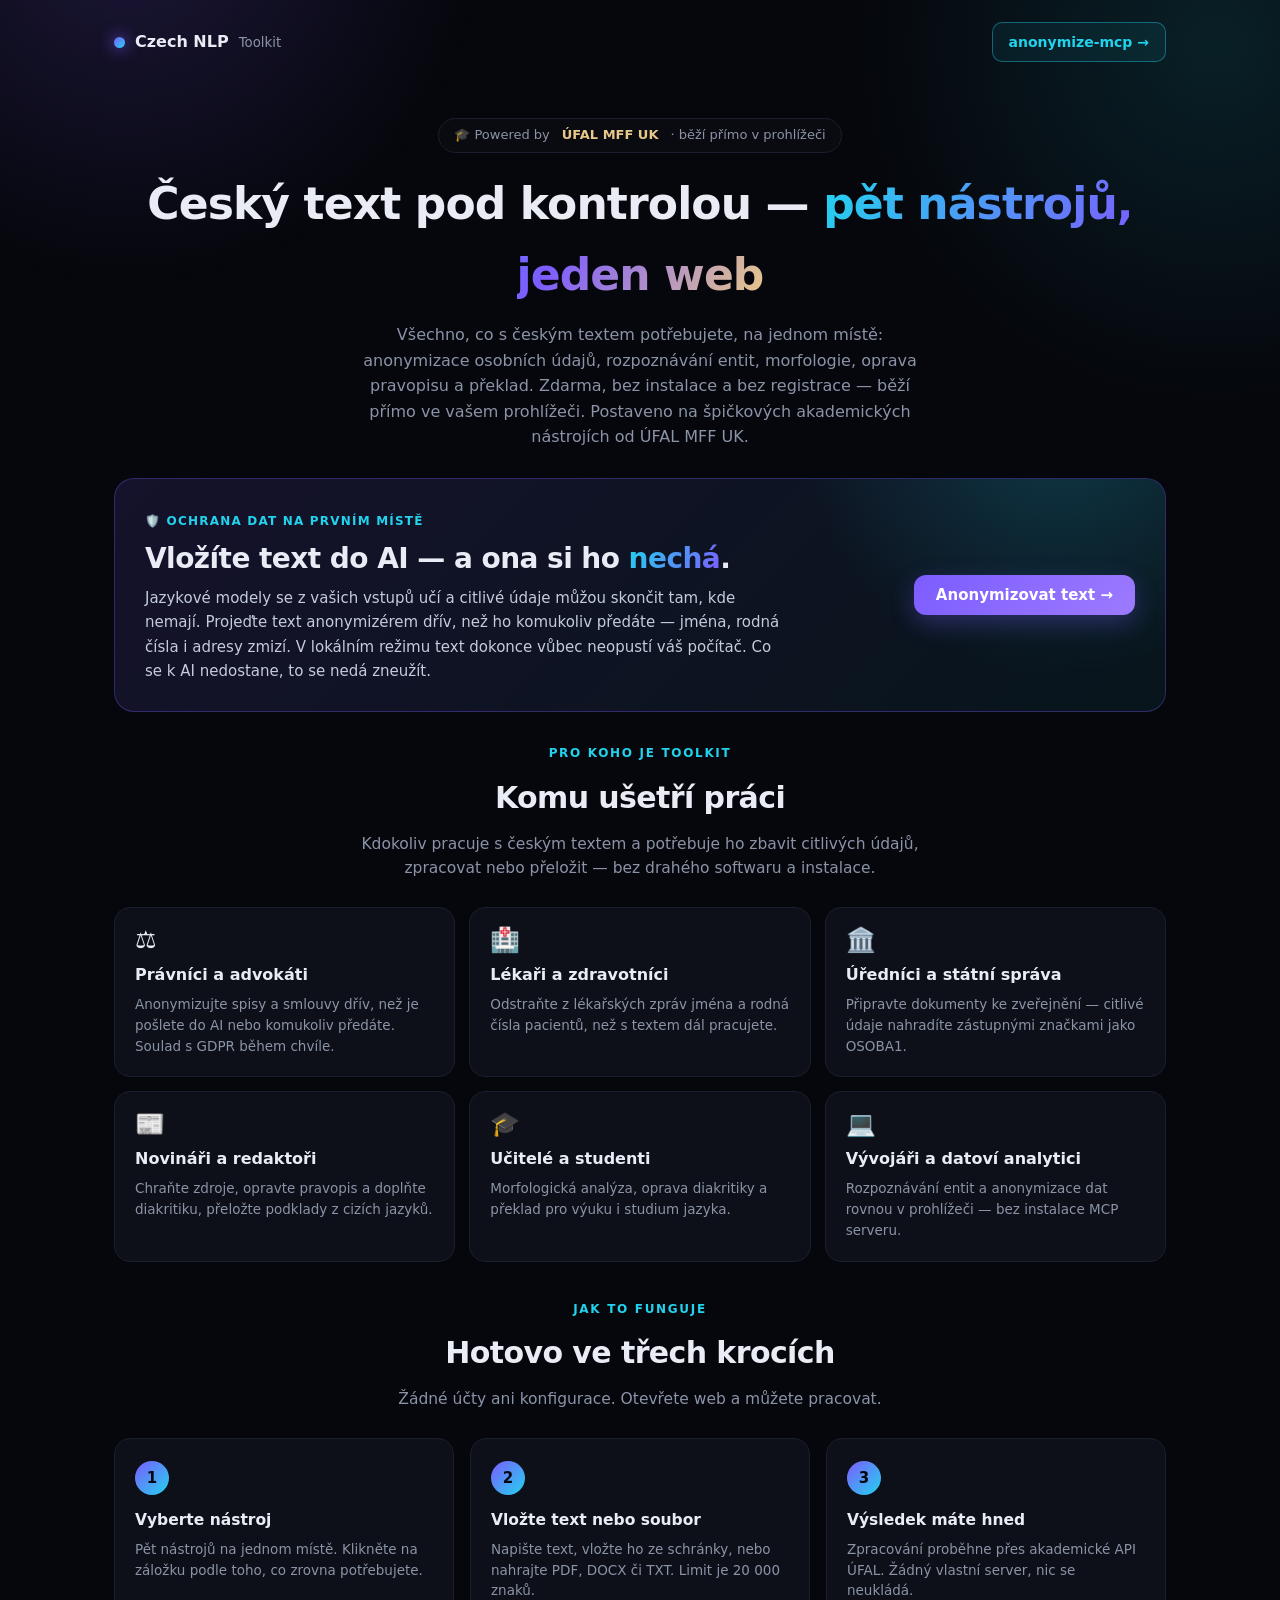
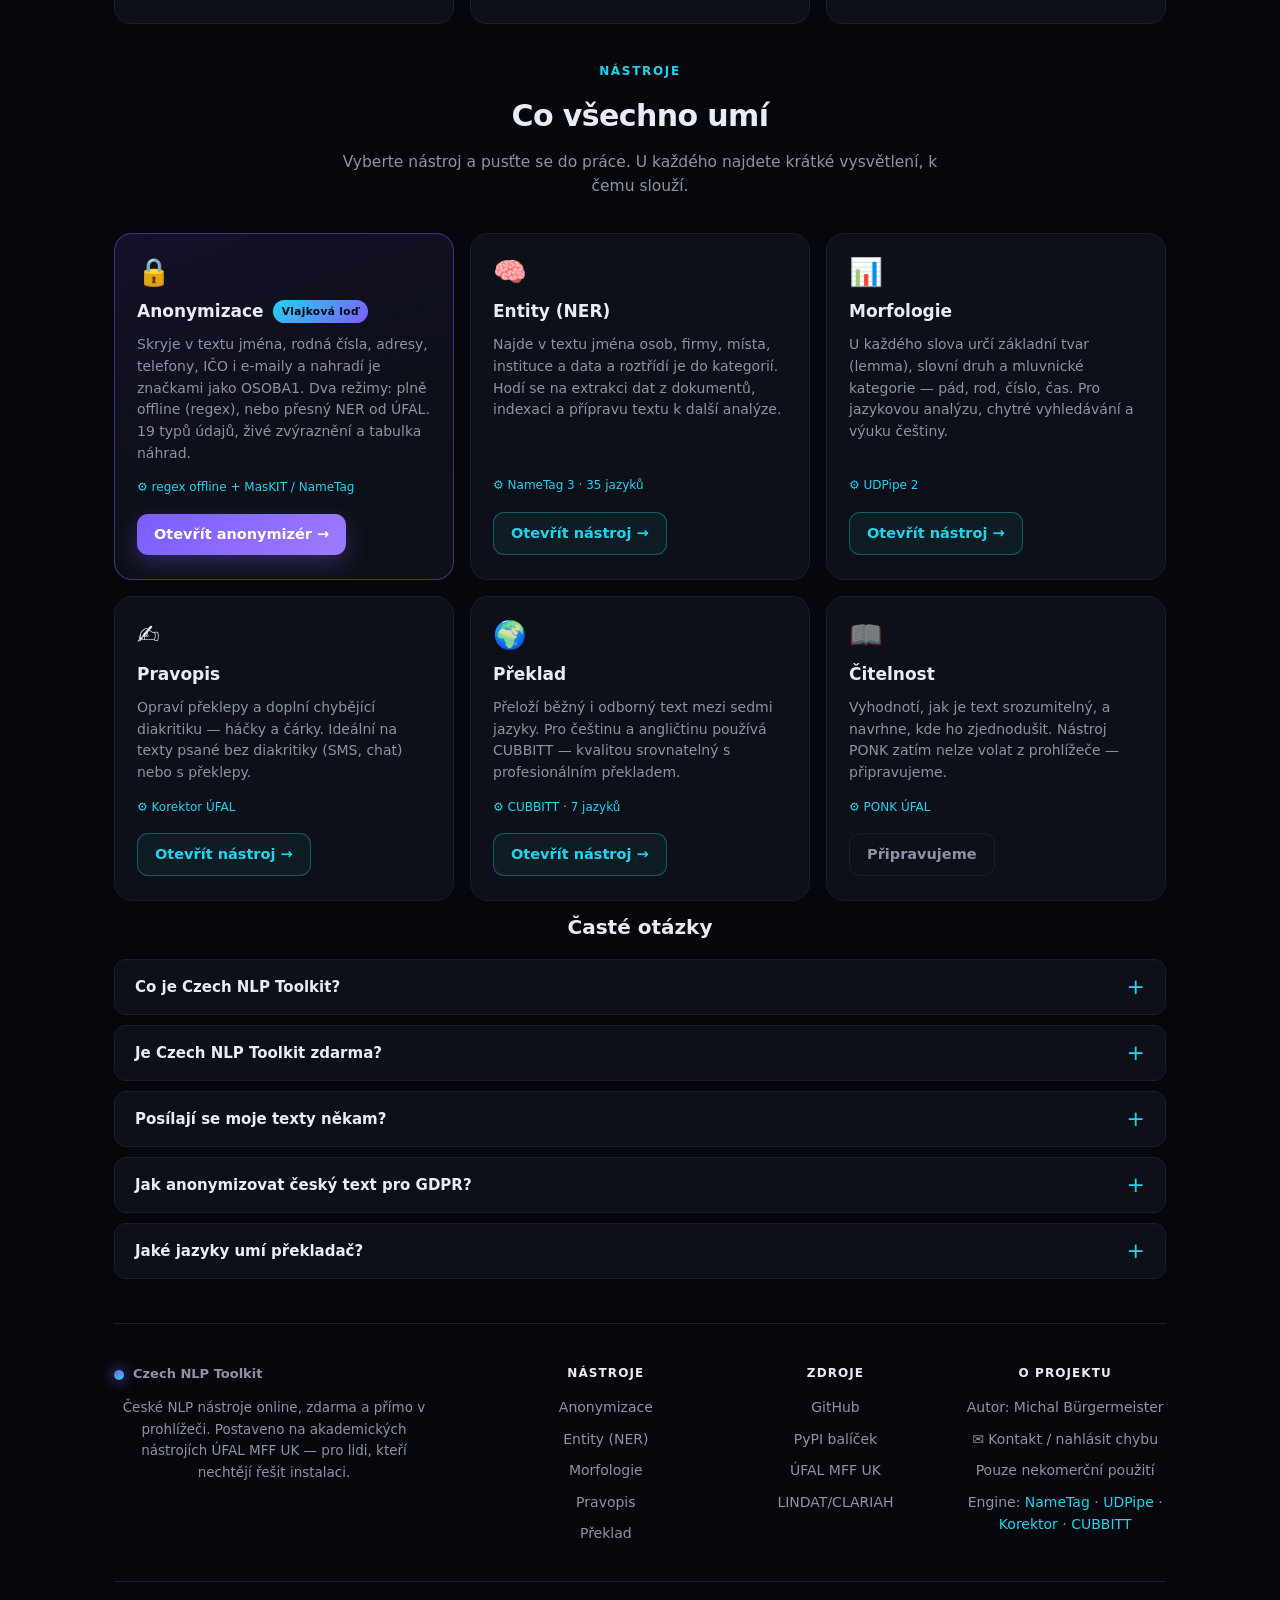
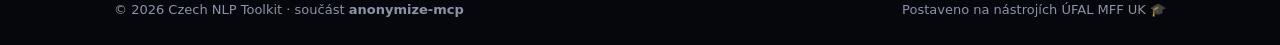
<file: index.html>
<!DOCTYPE html>
<html lang="cs">
<head>
<meta charset="UTF-8">
<meta http-equiv="Content-Security-Policy" content="default-src 'self'; script-src 'self' https://cdnjs.cloudflare.com 'sha256-wcMU9aDqRjVbuTcvVaaYIxmkLkwHh3jt99GM7jczDuw=' 'sha256-IMqg0D3zhRQxR0vjNV0ozJsWV+YLznRCW443b6ps/Zg='; connect-src 'self' https://lindat.mff.cuni.cz https://cdnjs.cloudflare.com; worker-src 'self' https://cdnjs.cloudflare.com blob:; style-src 'self' 'unsafe-inline'; img-src 'self' data:; font-src 'self'; object-src 'none'; base-uri 'self'; form-action 'self'">
<meta http-equiv="content-language" content="cs">
<meta name="viewport" content="width=device-width, initial-scale=1.0">
<title>Czech NLP Toolkit — anonymizace, NER, morfologie, korektor a překlad češtiny online zdarma</title>
<meta name="description" content="Bezplatné české NLP nástroje online v jednom webu: anonymizace osobních údajů (GDPR), rozpoznávání entit (NER), morfologická analýza, oprava pravopisu a diakritiky, strojový překlad. Postaveno na ÚFAL MFF UK, běží přímo v prohlížeči.">
<meta name="keywords" content="anonymizace textu online, NLP čeština, rozpoznávání entit, NER online, morfologická analýza, oprava pravopisu online, doplnění diakritiky, překladač čeština online, GDPR anonymizace, ÚFAL, NameTag, UDPipe, Korektor, CUBBITT">
<meta name="author" content="Michal Bürgermeister">
<meta name="robots" content="index, follow, max-image-preview:large, max-snippet:-1">
<meta name="theme-color" content="#06070c">
<link rel="icon" href="favicon.svg" type="image/svg+xml">
<link rel="apple-touch-icon" href="favicon.svg">
<link rel="manifest" href="site.webmanifest">
<link rel="canonical" href="https://anonymizace.js.org/">
<!-- Open Graph -->
<meta property="og:type" content="website">
<meta property="og:site_name" content="Czech NLP Toolkit">
<meta property="og:locale" content="cs_CZ">
<meta property="og:title" content="Czech NLP Toolkit — české NLP nástroje online zdarma">
<meta property="og:description" content="Anonymizace, rozpoznávání entit, morfologie, korektor a překlad češtiny v jednom webu. Postaveno na ÚFAL MFF UK, běží v prohlížeči.">
<meta property="og:url" content="https://anonymizace.js.org/">
<meta property="og:image" content="https://anonymizace.js.org/og-image.png">
<!-- Twitter -->
<meta name="twitter:card" content="summary_large_image">
<meta name="twitter:title" content="Czech NLP Toolkit — české NLP nástroje online zdarma">
<meta name="twitter:description" content="Anonymizace, NER, morfologie, korektor a překlad češtiny zdarma v prohlížeči. Postaveno na ÚFAL MFF UK.">
<meta name="twitter:image" content="https://anonymizace.js.org/og-image.png">
<link rel="stylesheet" href="css/base.css">
<link rel="stylesheet" href="css/toolkit.css">
</head>
<body>
<noscript><div style="background:#7c5cff;color:#fff;text-align:center;padding:11px;font-family:sans-serif;font-size:14px">Tento nástroj potřebuje zapnutý JavaScript.</div></noscript>
<div class="wrap">
  <header>
    <div class="logo"><span class="dot"></span> Czech NLP <small>Toolkit</small></div>
    <a class="gh" href="https://github.com/Buggy1111/anonymize-mcp" target="_blank" rel="noopener">anonymize-mcp →</a>
  </header>
  <main>
  <section class="hero">
    <div class="pill">🎓 Powered by <b style="color:var(--gold);margin:0 4px">ÚFAL MFF UK</b> · běží přímo v prohlížeči</div>
    <h1>Český text pod kontrolou — <span class="grad">pět nástrojů, jeden web</span></h1>
    <p>Všechno, co s českým textem potřebujete, na jednom místě: anonymizace osobních údajů, rozpoznávání entit, morfologie, oprava pravopisu a překlad. Zdarma, bez instalace a bez registrace — běží přímo ve vašem prohlížeči. Postaveno na špičkových akademických nástrojích od ÚFAL MFF UK.</p>
  </section>

  <!-- OCHRANA DAT — HÁK -->
  <section class="guard">
    <div class="g-in">
      <div class="g-txt">
        <span class="g-tag">🛡️ Ochrana dat na prvním místě</span>
        <h2>Vložíte text do AI — a ona si ho <b>nechá</b>.</h2>
        <p>Jazykové modely se z vašich vstupů učí a citlivé údaje můžou skončit tam, kde nemají. Projeďte text anonymizérem dřív, než ho komukoliv předáte — jména, rodná čísla i adresy zmizí. V lokálním režimu text dokonce vůbec neopustí váš počítač. Co se k AI nedostane, to se nedá zneužít.</p>
      </div>
      <div class="g-cta"><a class="btn" href="anonymize.html">Anonymizovat text →</a></div>
    </div>
  </section>

  <!-- PRO KOHO -->
  <section class="section">
    <span class="sec-eyebrow">Pro koho je toolkit</span>
    <h2 class="sec-title">Komu ušetří práci</h2>
    <p class="sec-sub">Kdokoliv pracuje s českým textem a potřebuje ho zbavit citlivých údajů, zpracovat nebo přeložit — bez drahého softwaru a instalace.</p>
    <div class="who">
      <div class="who-card"><span class="ic">⚖️</span><h3>Právníci a advokáti</h3><p>Anonymizujte spisy a smlouvy dřív, než je pošlete do AI nebo komukoliv předáte. Soulad s GDPR během chvíle.</p></div>
      <div class="who-card"><span class="ic">🏥</span><h3>Lékaři a zdravotníci</h3><p>Odstraňte z lékařských zpráv jména a rodná čísla pacientů, než s textem dál pracujete.</p></div>
      <div class="who-card"><span class="ic">🏛️</span><h3>Úředníci a státní správa</h3><p>Připravte dokumenty ke zveřejnění — citlivé údaje nahradíte zástupnými značkami jako OSOBA1.</p></div>
      <div class="who-card"><span class="ic">📰</span><h3>Novináři a redaktoři</h3><p>Chraňte zdroje, opravte pravopis a doplňte diakritiku, přeložte podklady z cizích jazyků.</p></div>
      <div class="who-card"><span class="ic">🎓</span><h3>Učitelé a studenti</h3><p>Morfologická analýza, oprava diakritiky a překlad pro výuku i studium jazyka.</p></div>
      <div class="who-card"><span class="ic">💻</span><h3>Vývojáři a datoví analytici</h3><p>Rozpoznávání entit a anonymizace dat rovnou v prohlížeči — bez instalace MCP serveru.</p></div>
    </div>
  </section>

  <!-- JAK TO FUNGUJE -->
  <section class="section">
    <span class="sec-eyebrow">Jak to funguje</span>
    <h2 class="sec-title">Hotovo ve třech krocích</h2>
    <p class="sec-sub">Žádné účty ani konfigurace. Otevřete web a můžete pracovat.</p>
    <div class="steps">
      <div class="step"><span class="num">1</span><h3>Vyberte nástroj</h3><p>Pět nástrojů na jednom místě. Klikněte na záložku podle toho, co zrovna potřebujete.</p></div>
      <div class="step"><span class="num">2</span><h3>Vložte text nebo soubor</h3><p>Napište text, vložte ho ze schránky, nebo nahrajte PDF, DOCX či TXT. Limit je 20 000 znaků.</p></div>
      <div class="step"><span class="num">3</span><h3>Výsledek máte hned</h3><p>Zpracování proběhne přes akademické API ÚFAL. Žádný vlastní server, nic se neukládá.</p></div>
    </div>
  </section>

  <!-- NÁSTROJE -->
  <section class="section" id="nastroje">
    <span class="sec-eyebrow">Nástroje</span>
    <h2 class="sec-title">Co všechno umí</h2>
    <p class="sec-sub">Vyberte nástroj a pusťte se do práce. U každého najdete krátké vysvětlení, k čemu slouží.</p>
  </section>

  <div class="tools">
    <div class="tool-card feat">
      <span class="t-ic">🔒</span>
      <h3>Anonymizace <span class="t-badge">Vlajková loď</span></h3>
      <p>Skryje v textu jména, rodná čísla, adresy, telefony, IČO i e-maily a nahradí je značkami jako OSOBA1. Dva režimy: plně offline (regex), nebo přesný NER od ÚFAL. 19 typů údajů, živé zvýraznění a tabulka náhrad.</p>
      <span class="t-eng">⚙️ regex offline + MasKIT / NameTag</span>
      <a class="tool-link" href="anonymize.html">Otevřít anonymizér →</a>
    </div>
    <div class="tool-card">
      <span class="t-ic">🧠</span>
      <h3>Entity (NER)</h3>
      <p>Najde v textu jména osob, firmy, místa, instituce a data a roztřídí je do kategorií. Hodí se na extrakci dat z dokumentů, indexaci a přípravu textu k další analýze.</p>
      <span class="t-eng">⚙️ NameTag 3 · 35 jazyků</span>
      <a class="tool-link" href="nastroje.html#ner">Otevřít nástroj →</a>
    </div>
    <div class="tool-card">
      <span class="t-ic">📊</span>
      <h3>Morfologie</h3>
      <p>U každého slova určí základní tvar (lemma), slovní druh a mluvnické kategorie — pád, rod, číslo, čas. Pro jazykovou analýzu, chytré vyhledávání a výuku češtiny.</p>
      <span class="t-eng">⚙️ UDPipe 2</span>
      <a class="tool-link" href="nastroje.html#morf">Otevřít nástroj →</a>
    </div>
    <div class="tool-card">
      <span class="t-ic">✍️</span>
      <h3>Pravopis</h3>
      <p>Opraví překlepy a doplní chybějící diakritiku — háčky a čárky. Ideální na texty psané bez diakritiky (SMS, chat) nebo s překlepy.</p>
      <span class="t-eng">⚙️ Korektor ÚFAL</span>
      <a class="tool-link" href="nastroje.html#korek">Otevřít nástroj →</a>
    </div>
    <div class="tool-card">
      <span class="t-ic">🌍</span>
      <h3>Překlad</h3>
      <p>Přeloží běžný i odborný text mezi sedmi jazyky. Pro češtinu a angličtinu používá CUBBITT — kvalitou srovnatelný s profesionálním překladem.</p>
      <span class="t-eng">⚙️ CUBBITT · 7 jazyků</span>
      <a class="tool-link" href="nastroje.html#prek">Otevřít nástroj →</a>
    </div>
    <div class="tool-card soon">
      <span class="t-ic">📖</span>
      <h3>Čitelnost</h3>
      <p>Vyhodnotí, jak je text srozumitelný, a navrhne, kde ho zjednodušit. Nástroj PONK zatím nelze volat z prohlížeče — připravujeme.</p>
      <span class="t-eng">⚙️ PONK ÚFAL</span>
      <a class="tool-link">Připravujeme</a>
    </div>
  </div>

  <section class="faq">
    <h2>Časté otázky</h2>
    <details>
      <summary>Co je Czech NLP Toolkit?</summary>
      <p>Bezplatná webová sada českých NLP nástrojů v jednom místě: anonymizace osobních údajů, rozpoznávání entit (NER), morfologická analýza, oprava pravopisu a strojový překlad. Vše běží přímo v prohlížeči a využívá akademické API ÚFAL MFF UK.</p>
    </details>
    <details>
      <summary>Je Czech NLP Toolkit zdarma?</summary>
      <p>Ano, je zdarma pro nekomerční použití. Staví na otevřených nástrojích od ÚFAL MFF UK — NameTag, UDPipe, Korektor a Charles Translator (CUBBITT).</p>
    </details>
    <details>
      <summary>Posílají se moje texty někam?</summary>
      <p>Nástroj nemá vlastní server a nic neukládá. Texty se posílají přímo z vašeho prohlížeče na akademické API ÚFAL (LINDAT) ke zpracování. Anonymizér navíc nabízí plně offline lokální mód, kde text neopustí váš počítač.</p>
    </details>
    <details>
      <summary>Jak anonymizovat český text pro GDPR?</summary>
      <p>V nástroji Anonymizace vložte text a citlivé údaje (jména, rodná čísla, adresy, telefony, IČO, e-maily) se nahradí placeholdery jako OSOBA1 nebo MESTO1. K dispozici je offline regex mód i přesnější mód s reálným NER od ÚFAL.</p>
    </details>
    <details>
      <summary>Jaké jazyky umí překladač?</summary>
      <p>Překlad mezi češtinou, angličtinou, němčinou, francouzštinou, polštinou, ruštinou a ukrajinštinou. Pro češtinu↔angličtinu používá CUBBITT, jeden z nejkvalitnějších dostupných překladačů.</p>
    </details>
  </section>

  </main>
  <footer class="site-footer">
    <div class="foot-grid">
      <div class="foot-brand">
        <div class="flogo"><span class="dot"></span> Czech NLP Toolkit</div>
        <p>České NLP nástroje online, zdarma a přímo v prohlížeči. Postaveno na akademických nástrojích ÚFAL MFF UK — pro lidi, kteří nechtějí řešit instalaci.</p>
      </div>
      <div class="foot-col">
        <h2>Nástroje</h2>
        <a href="anonymize.html">Anonymizace</a>
        <a href="nastroje.html#ner">Entity (NER)</a>
        <a href="nastroje.html#morf">Morfologie</a>
        <a href="nastroje.html#korek">Pravopis</a>
        <a href="nastroje.html#prek">Překlad</a>
      </div>
      <div class="foot-col">
        <h2>Zdroje</h2>
        <a href="https://github.com/Buggy1111/anonymize-mcp" target="_blank" rel="noopener">GitHub</a>
        <a href="https://pypi.org/project/anonymize-mcp/" target="_blank" rel="noopener">PyPI balíček</a>
        <a href="https://ufal.mff.cuni.cz/" target="_blank" rel="noopener">ÚFAL MFF UK</a>
        <a href="https://lindat.mff.cuni.cz/" target="_blank" rel="noopener">LINDAT/CLARIAH</a>
      </div>
      <div class="foot-col">
        <h2>O projektu</h2>
        <span>Autor: Michal Bürgermeister</span>
        <a href="mailto:michalbugy12@gmail.com?subject=Czech%20NLP%20Toolkit%20%E2%80%93%20zp%C4%9Btn%C3%A1%20vazba">✉️ Kontakt / nahlásit chybu</a>
        <span>Pouze nekomerční použití</span>
        <span class="engines">Engine:
          <a href="https://ufal.mff.cuni.cz/nametag/3" target="_blank" rel="noopener">NameTag</a> ·
          <a href="https://ufal.mff.cuni.cz/udpipe/2" target="_blank" rel="noopener">UDPipe</a> ·
          <a href="https://ufal.mff.cuni.cz/korektor" target="_blank" rel="noopener">Korektor</a> ·
          <a href="https://lindat.cz/translation" target="_blank" rel="noopener">CUBBITT</a></span>
      </div>
    </div>
    <div class="foot-bottom">
      <span>© 2026 Czech NLP Toolkit · součást <b>anonymize-mcp</b></span>
      <span>Postaveno na nástrojích ÚFAL MFF UK 🎓</span>
    </div>
  </footer>
</div>


<script type="application/ld+json">
{
  "@context": "https://schema.org",
  "@type": "WebApplication",
  "name": "Czech NLP Toolkit",
  "url": "https://anonymizace.js.org/",
  "description": "Bezplatné české NLP nástroje online: anonymizace osobních údajů (GDPR), rozpoznávání entit (NER), morfologická analýza, oprava pravopisu a strojový překlad. Postaveno na nástrojích ÚFAL MFF UK.",
  "applicationCategory": "UtilitiesApplication",
  "operatingSystem": "All (web browser)",
  "browserRequirements": "Requires JavaScript",
  "inLanguage": "cs",
  "dateModified": "2026-06-04",
  "isAccessibleForFree": true,
  "offers": { "@type": "Offer", "price": "0", "priceCurrency": "CZK" },
  "featureList": [
    "Anonymizace osobních údajů (PII)",
    "Rozpoznávání pojmenovaných entit (NER) — NameTag",
    "Morfologická analýza — UDPipe",
    "Oprava pravopisu a diakritiky — Korektor",
    "Strojový překlad mezi 7 jazyky — CUBBITT"
  ],
  "creator": { "@type": "Person", "name": "Michal Bürgermeister" },
  "isBasedOn": "https://github.com/Buggy1111/anonymize-mcp"
}
</script>
<script type="application/ld+json">
{
  "@context": "https://schema.org",
  "@type": "FAQPage",
  "mainEntity": [
    { "@type": "Question", "name": "Co je Czech NLP Toolkit?",
      "acceptedAnswer": { "@type": "Answer", "text": "Bezplatná webová sada českých NLP nástrojů v jednom místě: anonymizace osobních údajů, rozpoznávání entit (NER), morfologická analýza, oprava pravopisu a strojový překlad. Vše běží přímo v prohlížeči a využívá akademické API ÚFAL MFF UK." } },
    { "@type": "Question", "name": "Je Czech NLP Toolkit zdarma?",
      "acceptedAnswer": { "@type": "Answer", "text": "Ano, je zdarma pro nekomerční použití. Staví na otevřených nástrojích od ÚFAL MFF UK — NameTag, UDPipe, Korektor a Charles Translator (CUBBITT)." } },
    { "@type": "Question", "name": "Posílají se moje texty někam?",
      "acceptedAnswer": { "@type": "Answer", "text": "Nástroj nemá vlastní server a nic neukládá. Texty se posílají přímo z vašeho prohlížeče na akademické API ÚFAL (LINDAT) ke zpracování. Anonymizér navíc nabízí plně offline lokální mód, kde text neopustí váš počítač." } },
    { "@type": "Question", "name": "Jak anonymizovat český text pro GDPR?",
      "acceptedAnswer": { "@type": "Answer", "text": "V nástroji Anonymizace vložte text a citlivé údaje (jména, rodná čísla, adresy, telefony, IČO, e-maily) se nahradí placeholdery jako OSOBA1 nebo MESTO1. K dispozici je offline regex mód i přesnější mód s reálným NER od ÚFAL." } },
    { "@type": "Question", "name": "Jaké jazyky umí překladač?",
      "acceptedAnswer": { "@type": "Answer", "text": "Překlad mezi češtinou, angličtinou, němčinou, francouzštinou, polštinou, ruštinou a ukrajinštinou. Pro češtinu↔angličtinu používá CUBBITT, jeden z nejkvalitnějších dostupných překladačů." } }
  ]
}
</script>
</body>
</html>
</file>
<file: css/base.css>
/* base.css — sdílené design tokeny, layout, hlavička a patička (obě stránky) */
:root{--bg:#06070c;--panel:#0d1018;--panel2:#0a0c13;--line:#1a1f2e;--txt:#e9ecf5;
  --mut:#8b93a7;--acc:#7c5cff;--acc2:#22d3ee;--gold:#e8c88a;--ok:#4ade80;--err:#f87171;color-scheme:dark}
*{margin:0;padding:0;box-sizing:border-box}
body{font-family:"Segoe UI",system-ui,sans-serif;background:var(--bg);color:var(--txt);line-height:1.6;min-height:100vh}
body::before{content:"";position:fixed;inset:0;z-index:0;pointer-events:none;
  background:radial-gradient(600px circle at 10% -8%,rgba(124,92,255,.18),transparent 60%),
    radial-gradient(680px circle at 95% 5%,rgba(34,211,238,.12),transparent 55%)}
.wrap{margin:0 auto;padding:0 24px;position:relative;z-index:1}
a{color:inherit;text-decoration:none}

/* hlavička */
header{display:flex;align-items:center;justify-content:space-between;padding:22px 0}
.logo{display:flex;align-items:center;gap:10px;font-weight:700}
.logo .dot{width:11px;height:11px;border-radius:50%;background:linear-gradient(135deg,var(--acc),var(--acc2));box-shadow:0 0 16px var(--acc)}
.logo small{color:var(--mut);font-weight:500}
header a.gh{color:var(--acc2);font-size:14px;font-weight:600;border:1px solid rgba(34,211,238,.4);padding:8px 16px;border-radius:10px;background:rgba(34,211,238,.07);transition:.15s}
header a.gh:hover{color:#06070c;border-color:var(--acc2);background:var(--acc2);box-shadow:0 4px 16px rgba(34,211,238,.3)}

/* hero (sdílené prvky; rozměry řeší stránkové CSS) */
.pill{display:inline-flex;gap:8px;align-items:center;padding:6px 15px;border-radius:100px;border:1px solid var(--line);
  background:rgba(255,255,255,.02);color:var(--mut);font-size:13px}
.pill b{color:var(--gold)}
h1{font-weight:800;letter-spacing:-.02em}
h1 .grad{background:linear-gradient(120deg,var(--acc2),var(--acc) 60%,var(--gold));-webkit-background-clip:text;background-clip:text;color:transparent}
.hero p{color:var(--mut);margin:12px auto 0}

/* patička */
footer{text-align:center;color:var(--mut);font-size:13px;padding:28px 0 40px}
.site-footer{border-top:1px solid var(--line);margin-top:36px;padding:40px 0 24px}
.foot-grid{display:grid;gap:28px}
.foot-brand .flogo{display:flex;align-items:center;gap:9px;font-weight:700;margin-bottom:12px}
.foot-brand .flogo .dot{width:10px;height:10px;border-radius:50%;background:linear-gradient(135deg,var(--acc),var(--acc2));box-shadow:0 0 14px var(--acc)}
.foot-brand p{color:var(--mut);font-size:13.5px;max-width:320px;line-height:1.6}
.foot-col h2{font-size:12px;text-transform:uppercase;letter-spacing:.09em;color:var(--txt);margin-bottom:13px;font-weight:600}
.foot-col a,.foot-col span{display:block;color:var(--mut);font-size:14px;margin-bottom:9px;transition:color .15s;cursor:pointer}
.foot-col a:hover{color:var(--acc2)}
.foot-col span.engines{display:block}
.foot-col span.engines a{display:inline;margin:0;color:var(--acc2)}
.foot-col span.engines a:hover{color:var(--txt);text-decoration:underline}
.foot-bottom{border-top:1px solid var(--line);margin-top:28px;padding-top:18px;display:flex;justify-content:space-between;flex-wrap:wrap;gap:10px;color:var(--mut);font-size:13px}

/* FAQ (viditelná, odpovídá FAQPage JSON-LD) — nativní details, bez JS */
.faq{margin:10px 0 44px}
.faq h2{font-size:20px;margin-bottom:16px;text-align:center}
.faq details{background:var(--panel);border:1px solid var(--line);border-radius:12px;margin-bottom:10px;overflow:hidden}
.faq summary{cursor:pointer;padding:15px 20px;font-weight:600;font-size:15px;list-style:none;display:flex;justify-content:space-between;align-items:center;gap:12px}
.faq summary::-webkit-details-marker{display:none}
.faq summary::after{content:"+";color:var(--acc2);font-size:22px;font-weight:400;line-height:1;transition:transform .2s}
.faq details[open] summary::after{transform:rotate(45deg)}
.faq summary:hover{color:var(--acc2)}
.faq details p{padding:0 20px 16px;color:var(--mut);font-size:14.5px;line-height:1.65}

/* sdílená responzivita */
@media(max-width:900px){ .wrap{max-width:100%} }
@media(max-width:700px){ .foot-grid{grid-template-columns:1fr 1fr} .foot-brand{grid-column:1/-1} }
@media(max-width:430px){ .foot-grid{grid-template-columns:1fr} .foot-bottom{flex-direction:column;text-align:center} }
</file>
<file: css/toolkit.css>
/* toolkit.css — styly specifické pro multi-nástrojový toolkit */
.wrap{max-width:1100px}
.hero{text-align:center;padding:34px 0 22px}
.pill{margin-bottom:16px}
h1{font-size:clamp(28px,5vw,44px)}
.hero p{max-width:580px;font-size:16px}

.tabs{display:flex;gap:8px;flex-wrap:wrap;justify-content:center;margin:24px 0 18px}
.tab{display:flex;align-items:center;gap:7px;padding:10px 18px;border:1px solid var(--line);border-radius:100px;
  background:var(--panel);color:var(--mut);font-size:14px;cursor:pointer;transition:.15s}
.tab:hover{color:var(--txt)}
.tab.active{border-color:var(--acc);color:var(--txt);background:rgba(124,92,255,.1)}
.tab.dis{opacity:.45;cursor:not-allowed}

.panel{display:none;animation:fade .2s}
.panel.active{display:block}
@keyframes fade{from{opacity:0;transform:translateY(4px)}to{opacity:1}}
.card{background:var(--panel);border:1px solid var(--line);border-radius:18px;overflow:hidden;margin-bottom:18px}
.card .ch{display:flex;align-items:center;justify-content:space-between;padding:13px 18px;border-bottom:1px solid var(--line);font-size:14px;color:var(--mut)}
textarea{width:100%;min-height:150px;background:transparent;border:none;outline:none;resize:vertical;color:var(--txt);
  font-family:"Cascadia Code",Consolas,monospace;font-size:14.5px;line-height:1.7;padding:16px}
.controls{display:flex;gap:10px;align-items:center;flex-wrap:wrap;margin:14px 0}
/* vstup a výstup vedle sebe, na mobilu pod sebou */
.panes{display:grid;grid-template-columns:1fr 1fr;gap:18px;align-items:start}
.panes .card{margin-bottom:0} .panes .out{min-height:100%}
.btn{padding:11px 22px;border-radius:12px;font-weight:600;font-size:15px;border:none;cursor:pointer;
  background:linear-gradient(135deg,var(--acc),#9d7bff);color:#fff;box-shadow:0 8px 24px rgba(124,92,255,.3);transition:.15s}
.btn:hover{transform:translateY(-2px)} .btn:disabled{opacity:.5;cursor:wait;transform:none}
.upload{display:inline-flex;align-items:center;gap:6px;padding:11px 16px;border:1px solid var(--line);border-radius:12px;
  font-size:14px;color:var(--mut);cursor:pointer;transition:.15s;background:var(--panel)}
.upload:hover{border-color:var(--acc);color:var(--txt)}
select{background:var(--panel);border:1px solid var(--line);color:var(--txt);border-radius:10px;padding:10px 14px;font-size:14px;cursor:pointer}
.status{font-size:13px;color:var(--mut);min-height:18px}
.status.err{color:var(--err)} .status.ok{color:var(--ok)}

.out{background:var(--panel);border:1px solid var(--line);border-radius:14px;padding:16px 18px;min-height:60px;
  font-size:15px;line-height:1.7;white-space:pre-wrap;word-break:break-word;overflow-x:auto}
.out.mono{font-family:"Cascadia Code",monospace;font-size:14px}
.ent{display:inline-block;border-radius:6px;padding:1px 7px;margin:2px;font-size:13px;font-weight:600}
.ent-P,.ent-pf,.ent-ps{background:rgba(124,92,255,.18);color:#c7b6ff}
.ent-gu,.ent-gs,.ent-gc{background:rgba(34,211,238,.15);color:#9be9f5}
.ent-if,.ent-io,.ent-ic{background:rgba(74,222,128,.14);color:#a7f3c4}
.ent-o,.ent-t,.ent-n,.ent-a,.ent-m{background:rgba(232,200,138,.14);color:#f0d9a8}
table{width:100%;border-collapse:collapse;font-size:14px}
th,td{text-align:left;padding:9px 14px;border-bottom:1px solid var(--panel2)}
th{color:var(--mut);font-weight:600;font-size:12px;text-transform:uppercase;letter-spacing:.05em}
td.w{font-weight:600} td.l{color:var(--acc2);font-family:monospace} td.p{color:var(--gold)} td.f{color:var(--mut);font-size:12px;font-family:monospace}
/* tabulka v .out nesmí lámat slova uprostřed (Pav/el → Pavel) */
.out table th,.out table td{word-break:normal;overflow-wrap:normal}
td.w,td.l,td.p{white-space:nowrap} td.f{white-space:normal}
.ins{color:var(--ok);background:rgba(74,222,128,.12);border-radius:4px;padding:0 3px}
.desc{background:rgba(124,92,255,.06);border:1px solid var(--line);border-left:3px solid var(--acc);
  border-radius:12px;padding:14px 18px;margin-bottom:16px;color:var(--mut);font-size:14px;line-height:1.55}
.desc b{color:var(--txt)} .desc .eng{display:inline-block;margin-top:6px;color:var(--acc2);font-size:13px}
.cc{font-size:12px;color:var(--mut)} .cc.over{color:var(--err);font-weight:600}
.trust{display:flex;gap:18px;justify-content:center;flex-wrap:wrap;text-align:center;font-size:12.5px;color:var(--mut);
  margin:8px 0 0;padding:14px;border:1px dashed var(--line);border-radius:14px}
.trust span b{color:var(--gold)}

/* sdílený rámec sekcí (eyebrow + nadpis + podtitulek) */
.section{padding:30px 0 8px}
.sec-eyebrow{display:block;text-align:center;font-size:12px;font-weight:700;letter-spacing:.14em;
  text-transform:uppercase;color:var(--acc2);margin-bottom:10px}
.sec-title{text-align:center;font-size:clamp(22px,3.6vw,30px);font-weight:800;letter-spacing:-.02em;margin-bottom:10px}
.sec-sub{text-align:center;color:var(--mut);font-size:15.5px;max-width:620px;margin:0 auto 26px;line-height:1.6}

/* pro koho — persona karty */
.who{display:grid;grid-template-columns:repeat(3,1fr);gap:14px}
.who-card{background:var(--panel);border:1px solid var(--line);border-radius:16px;padding:20px;transition:.18s}
.who-card:hover{border-color:rgba(124,92,255,.5);transform:translateY(-3px)}
.who-card .ic{font-size:24px;margin-bottom:10px;display:block;line-height:1}
.who-card h3{font-size:16px;font-weight:700;margin-bottom:6px}
.who-card p{color:var(--mut);font-size:13.5px;line-height:1.55}

/* jak to funguje — kroky */
.steps{display:grid;grid-template-columns:repeat(3,1fr);gap:16px}
.step{background:var(--panel);border:1px solid var(--line);border-radius:16px;padding:22px 20px}
.step .num{display:inline-flex;align-items:center;justify-content:center;width:34px;height:34px;border-radius:50%;
  font-weight:700;font-size:15px;background:linear-gradient(135deg,var(--acc),var(--acc2));color:#06070c;margin-bottom:13px}
.step h3{font-size:15.5px;font-weight:700;margin-bottom:6px}
.step p{color:var(--mut);font-size:13.5px;line-height:1.55}

/* ochrana dat — hlavní emoční hák */
.guard{position:relative;margin:6px 0 2px;padding:28px 30px;border-radius:20px;overflow:hidden;
  background:linear-gradient(135deg,rgba(124,92,255,.13),rgba(34,211,238,.07));border:1px solid rgba(124,92,255,.32)}
.guard::before{content:"";position:absolute;inset:0;pointer-events:none;
  background:radial-gradient(440px circle at 90% -30%,rgba(34,211,238,.2),transparent 60%)}
.guard .g-in{position:relative;display:flex;align-items:center;gap:24px;flex-wrap:wrap;justify-content:space-between}
.guard .g-txt{flex:1;min-width:280px}
.guard .g-tag{display:inline-flex;align-items:center;gap:7px;font-size:12px;font-weight:700;
  letter-spacing:.1em;text-transform:uppercase;color:var(--acc2);margin-bottom:11px}
.guard h2{font-size:clamp(21px,3vw,28px);font-weight:800;letter-spacing:-.02em;line-height:1.18;margin-bottom:11px}
.guard h2 b{background:linear-gradient(120deg,var(--acc2),var(--acc));-webkit-background-clip:text;background-clip:text;color:transparent}
.guard p{color:#c4ccdb;font-size:15px;line-height:1.62;max-width:640px}
.guard .g-cta{flex-shrink:0}

/* nástroje jako karty (landing) */
.tools{display:grid;grid-template-columns:repeat(3,1fr);gap:16px}
.tool-card{display:flex;flex-direction:column;background:var(--panel);border:1px solid var(--line);
  border-radius:18px;padding:24px 22px;transition:.18s}
.tool-card:hover{border-color:rgba(124,92,255,.5);transform:translateY(-4px)}
.tool-card.feat{border-color:rgba(124,92,255,.45);background:linear-gradient(160deg,rgba(124,92,255,.12),var(--panel) 58%)}
.tool-card .t-ic{font-size:27px;margin-bottom:13px;line-height:1}
.tool-card h3{font-size:17px;font-weight:700;margin-bottom:9px;display:flex;align-items:center;gap:9px;flex-wrap:wrap}
.tool-card .t-badge{font-size:10.5px;font-weight:700;letter-spacing:.04em;color:#06070c;
  background:linear-gradient(135deg,var(--acc2),var(--acc));padding:3px 9px;border-radius:100px}
.tool-card p{color:var(--mut);font-size:14px;line-height:1.55;flex:1;margin-bottom:14px}
.tool-card .t-eng{font-size:12px;color:var(--acc2);margin-bottom:16px}
.tool-link{display:inline-flex;align-items:center;gap:6px;align-self:flex-start;font-weight:600;font-size:14.5px;
  color:var(--acc2);padding:9px 17px;border:1px solid rgba(34,211,238,.35);border-radius:11px;
  background:rgba(34,211,238,.06);transition:.15s}
.tool-link:hover{background:var(--acc2);color:#06070c;border-color:var(--acc2)}
.tool-card.feat .tool-link{background:linear-gradient(135deg,var(--acc),#9d7bff);color:#fff;border:none;
  box-shadow:0 8px 22px rgba(124,92,255,.3)}
.tool-card.feat .tool-link:hover{transform:translateY(-2px)}
.tool-card.soon .t-ic{opacity:.5}
.tool-card.soon .tool-link{pointer-events:none;color:var(--mut);border-color:var(--line);background:transparent}

.foot-grid{grid-template-columns:1.8fr 1fr 1fr 1fr}

/* responzivita: mobil → ultrawide */
@media(max-width:820px){ .panes{grid-template-columns:1fr;gap:14px} }
@media(max-width:760px){ .tabs{gap:6px} .tab{padding:9px 13px;font-size:13px} .who,.steps,.tools{grid-template-columns:1fr 1fr} }
@media(max-width:520px){ .who,.steps,.tools{grid-template-columns:1fr} }
@media(max-width:600px){ .guard{padding:22px 18px} .guard .g-in{gap:16px} .guard .g-cta .btn{width:100%;text-align:center} }
@media(max-width:600px){
  .wrap{padding:0 15px}
  header{padding:16px 0} .logo{font-size:15px}
  .hero{padding:22px 0 14px} .hero p{font-size:15px}
  .pill{font-size:12px;padding:6px 12px}
  .trust{flex-direction:column;gap:9px;font-size:12px;padding:12px;text-align:left}
  .desc{font-size:13px;padding:12px 14px;line-height:1.5}
  .controls{gap:8px} .controls select{flex:1 1 42%;min-width:0}
  table{font-size:13px} th,td{padding:8px 10px}
  .ent{font-size:12px} .card .ch{padding:11px 14px;font-size:13px}
  textarea{min-height:130px;font-size:14px;padding:14px} .out{padding:14px;font-size:14px}
}
@media(max-width:400px){
  .tab{padding:7px 10px;font-size:12px;gap:5px}
  .controls .btn{flex:1 1 100%} h1{font-size:26px}
}
@media(min-width:1600px){ .wrap{max-width:1240px} }
</file>
